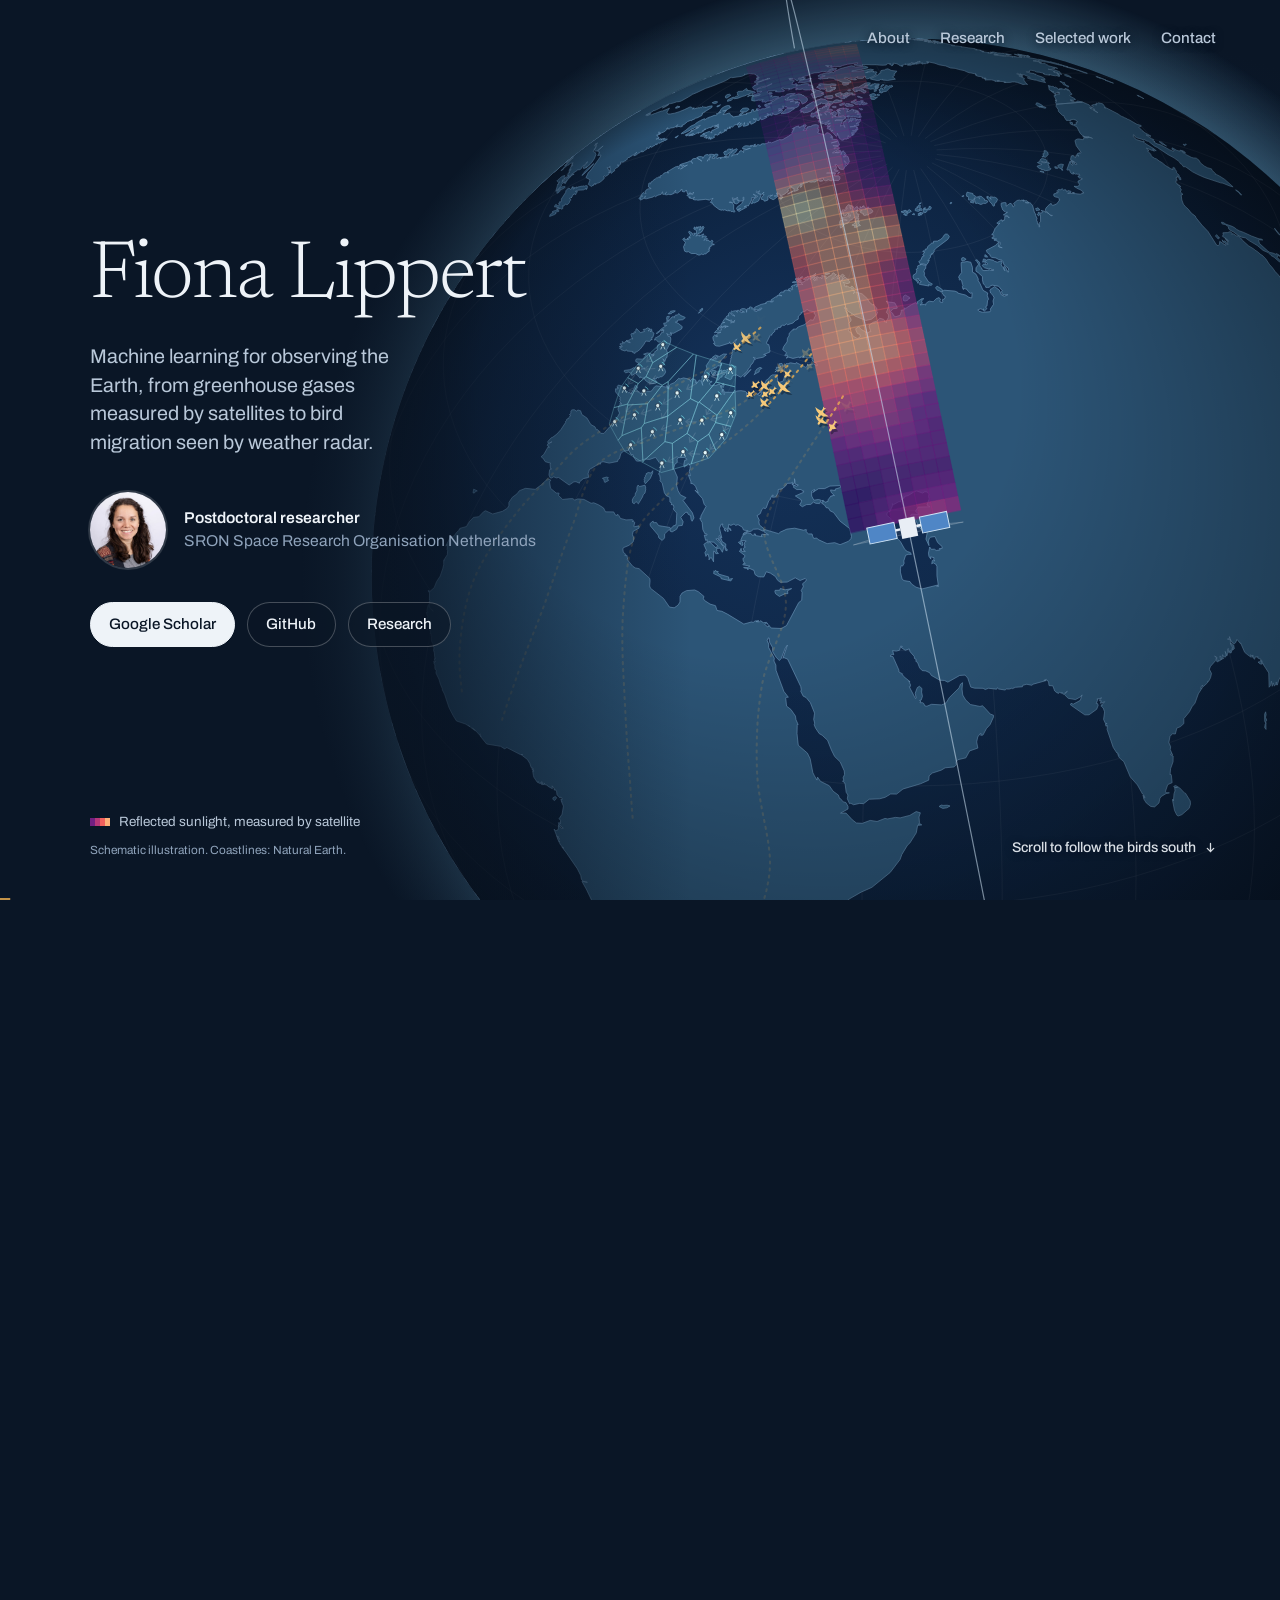
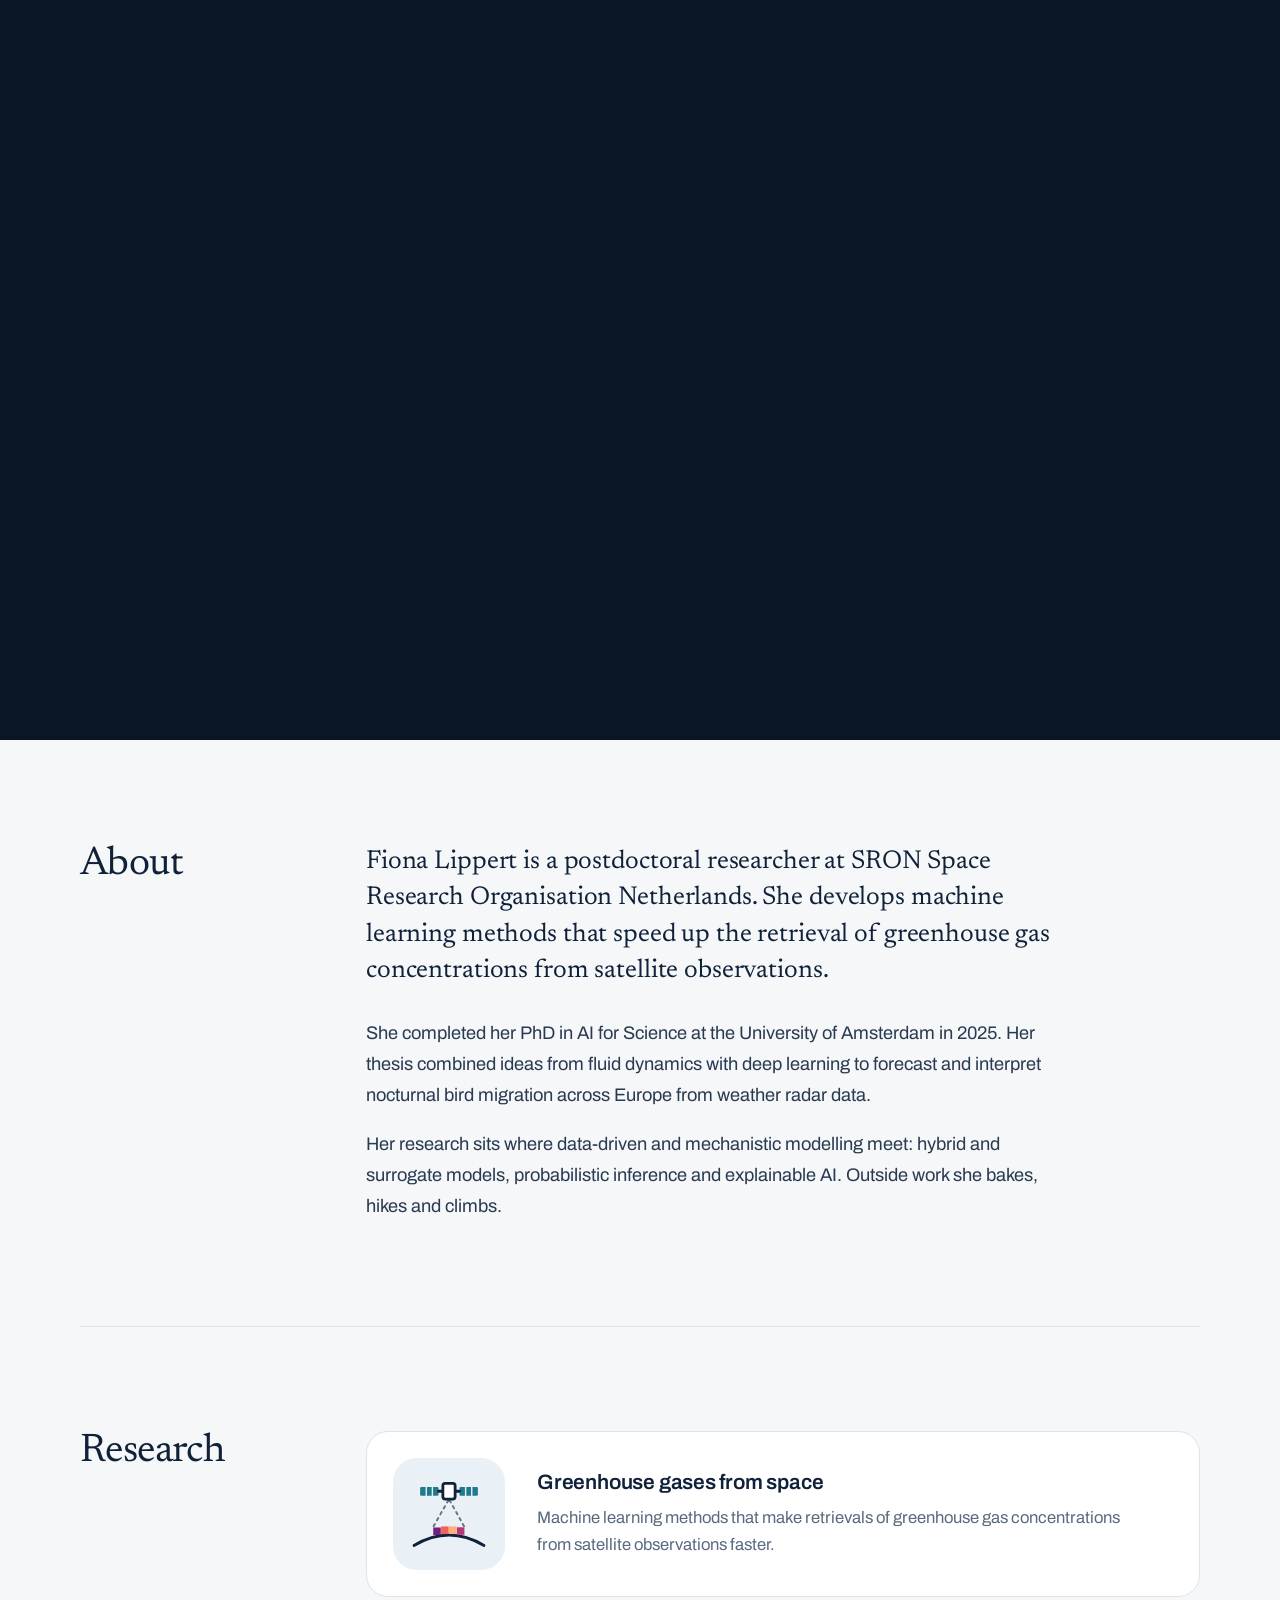
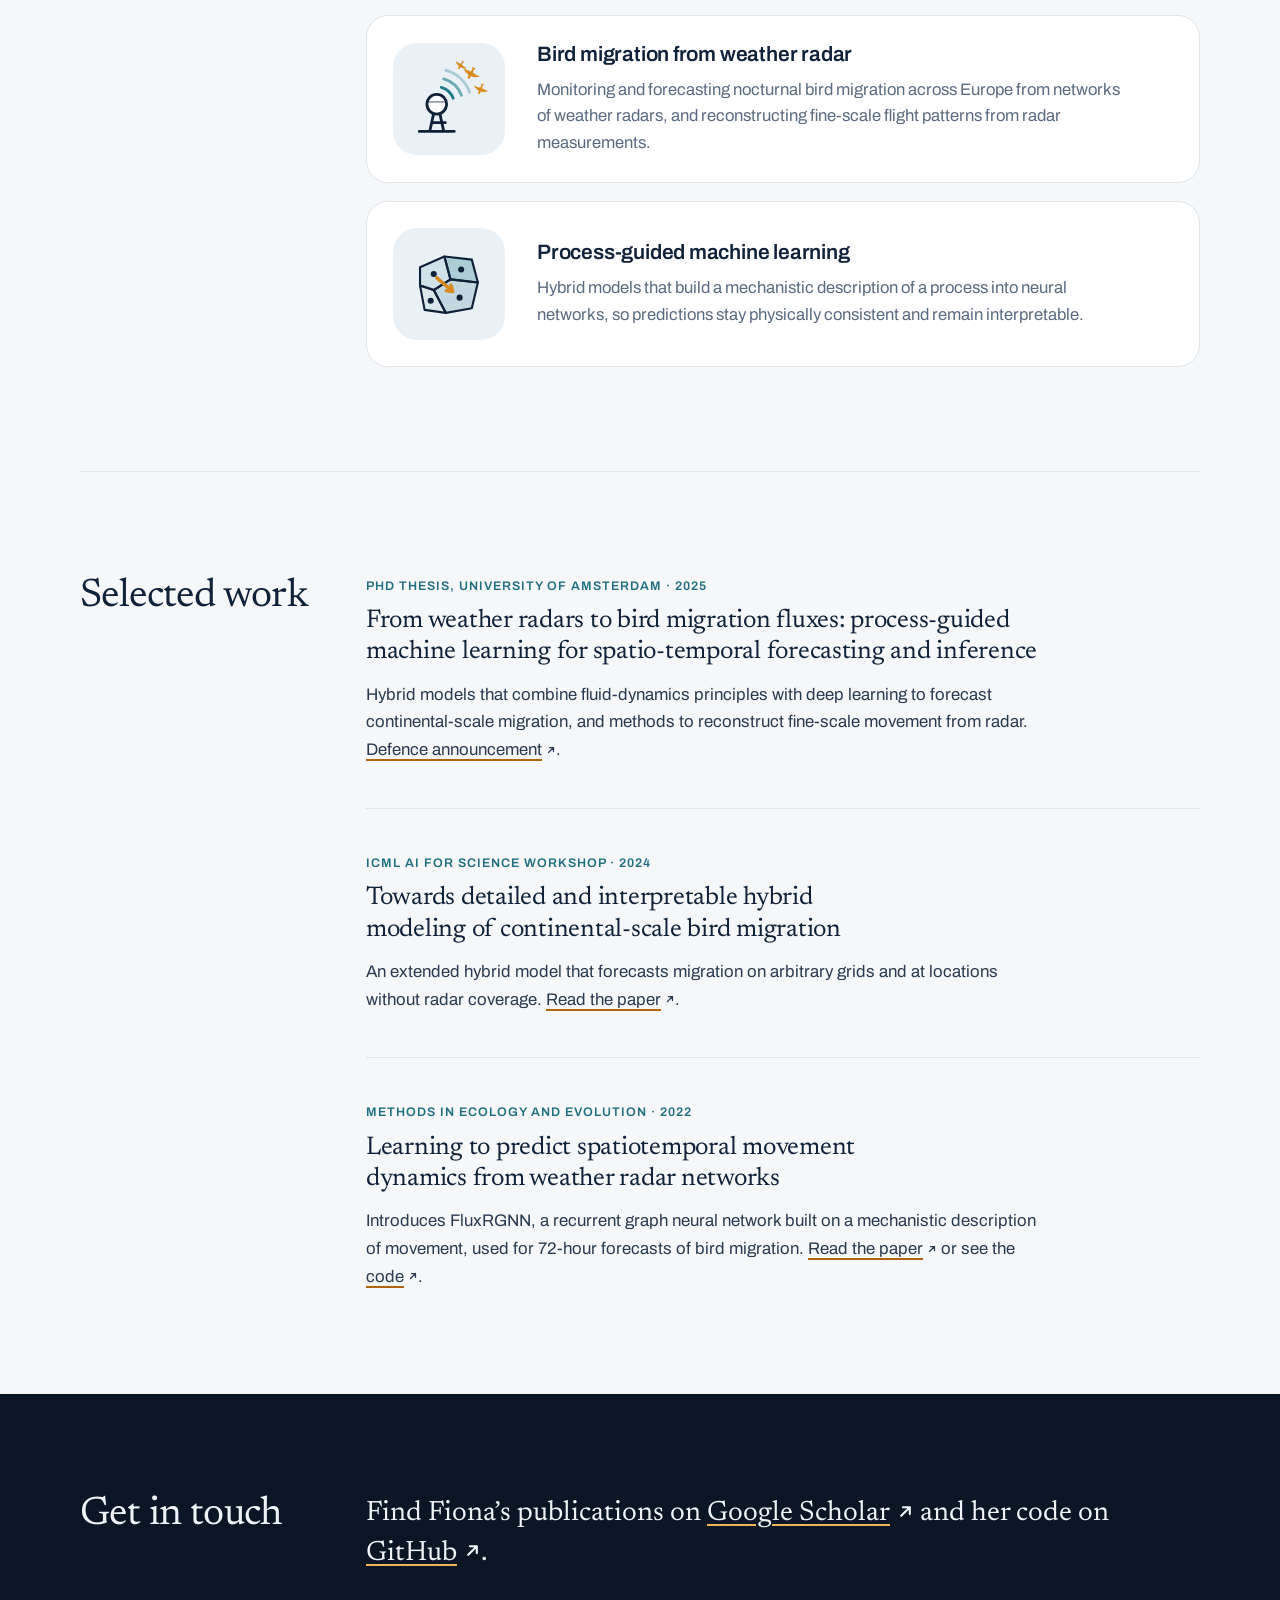
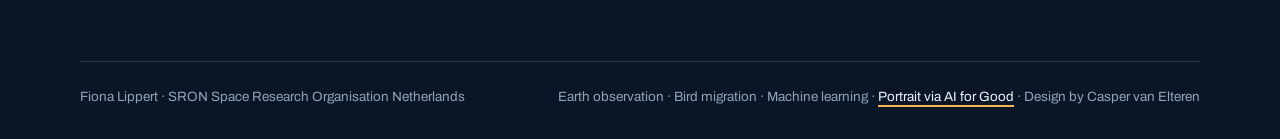
<file: index.html>
<!doctype html>
<html lang="en">
<head>
  <meta charset="utf-8">
  <meta name="viewport" content="width=device-width, initial-scale=1">
  <meta name="description" content="Fiona Lippert develops machine learning for Earth observation at SRON, after a PhD on forecasting bird migration from weather radar.">
  <meta name="theme-color" content="#0a1626">
  <title>Fiona Lippert — Postdoctoral researcher</title>
  <style>/* Fiona Lippert — Earth observation: a scroll-driven globe with a satellite swath,
   a weather-radar network and migrating birds (assets/globe.js).
   Fonts are bundled in assets/fonts; research icons live in assets/icons. */
@font-face { font-family: "Newsreader"; src: url("assets/fonts/newsreader.woff2") format("woff2"); font-weight: 200 800; font-style: normal; font-display: swap; }
@font-face { font-family: "Newsreader"; src: url("assets/fonts/newsreader-italic.woff2") format("woff2"); font-weight: 200 800; font-style: italic; font-display: swap; }
@font-face { font-family: "Archivo"; src: url("assets/fonts/archivo.woff2") format("woff2"); font-weight: 100 900; font-display: swap; }

:root {
  --night: #0a1626;
  --night-2: #12284a;
  --light: #eef3f8;
  --mist: #b9c8d9;
  --dim: #8fa3bb;
  --paper: #f5f7f8;
  --tint: #e9f0f6;
  --ink: #10213a;
  --body: #2a3a50;
  --muted: #5a6a80;
  --line: #dde4ea;
  --amber: #f2b350;
  --amber-dark: #b0640e;
  --teal: #1f6f80;
  --cyan: #6fd3e0;
  --serif: "Newsreader", "Iowan Old Style", Georgia, serif;
  --sans: "Archivo", "Helvetica Neue", Helvetica, Arial, sans-serif;
  font-family: var(--sans);
  font-synthesis: none;
  color: var(--body);
  background: var(--night); /* what shows when the page is pulled past either end */
  line-height: 1.6;
}
* { box-sizing: border-box; }
html { scroll-behavior: smooth; }
body { margin: 0; background: var(--paper); }
p, h1, h2, h3, figure { margin-top: 0; }
h1, h2, h3 { text-wrap: balance; color: var(--ink); }
a { color: inherit; text-decoration-color: var(--amber-dark); text-decoration-thickness: 1.5px; text-underline-offset: 4px; }
a:hover { color: var(--amber-dark); }
a:focus-visible { outline: 2px solid var(--amber); outline-offset: 4px; border-radius: 2px; }
/* drawn arrows (iPhones show the arrow characters as colour emoji); they take the text colour */
.nowrap { white-space: nowrap; }
.ext, .down { display: inline-block; background: currentColor; -webkit-mask: var(--icon) center / contain no-repeat; mask: var(--icon) center / contain no-repeat; }
.ext { width: .6em; height: .6em; margin-left: .24em; vertical-align: .02em;
  --icon: url("data:image/svg+xml,%3Csvg xmlns='http://www.w3.org/2000/svg' viewBox='0 0 12 12' fill='none' stroke='%23000' stroke-width='1.5' stroke-linecap='round' stroke-linejoin='round'%3E%3Cpath d='M3 9 9 3M4.2 3H9v4.8'/%3E%3C/svg%3E"); }
.down { width: .8em; height: .8em; vertical-align: -.08em;
  --icon: url("data:image/svg+xml,%3Csvg xmlns='http://www.w3.org/2000/svg' viewBox='0 0 12 12' fill='none' stroke='%23000' stroke-width='1.4' stroke-linecap='round' stroke-linejoin='round'%3E%3Cpath d='M6 1.5v9M2.5 7 6 10.5 9.5 7'/%3E%3C/svg%3E"); }
.wrap { width: min(1120px, calc(100% - 80px)); margin-inline: auto; }
.skip-link { position: absolute; left: 16px; top: -100px; padding: 10px 14px; background: var(--amber); color: var(--night); z-index: 10; }
.skip-link:focus { top: 12px; }

/* ---------- Hero: a pinned stage. While it is pinned, scrolling turns the globe
   and moves the birds (assets/globe.js). Without the script it is one screen high. ---------- */
.hero { position: relative; height: 100vh; height: 100svh; min-height: 560px; color: var(--light); background: var(--night); }
.globe-scroll .hero { height: 260vh; height: 260svh; }
.stage { position: sticky; top: 0; height: 100vh; height: 100svh; min-height: 560px; overflow: hidden; display: flex; flex-direction: column;
  background: radial-gradient(85vmax 85vmax at 82% 78%, var(--night-2) 0%, var(--night) 62%); }
.globe-canvas { position: absolute; inset: 0; width: 100%; height: 100%; display: block; }
.stage::after { content: ""; position: absolute; inset: 0; pointer-events: none;
  background: linear-gradient(90deg, #0a1626f2 0%, #0a1626d9 26%, #0a162670 40%, #0a162600 54%); }
.topnav, .hero-copy, .legend, .cue, .progress { position: relative; z-index: 1; }
.topnav { display: flex; justify-content: flex-end; gap: 30px; padding: 26px 5vw 0; font-size: .95rem; font-weight: 500; }
.topnav a { color: var(--mist); text-decoration: none; text-shadow: 0 1px 8px #0a1626; }
.topnav a:hover { color: var(--light); }
.hero-copy { margin-block: auto; padding: 0 0 7vh 7vw; max-width: min(660px, 50vw); }
.hero h1 { font-family: var(--serif); font-weight: 300; font-size: clamp(3.2rem, 6.4vw, 6.6rem); line-height: .95; letter-spacing: -.025em; color: var(--light); margin-bottom: .3em; }
.tagline { font-size: clamp(1.12rem, 1.55vw, 1.42rem); line-height: 1.45; color: var(--mist); max-width: 30ch; margin-bottom: 34px; }
.who { display: flex; align-items: center; gap: 18px; margin-bottom: 34px; }
.who img { width: 76px; height: 76px; border-radius: 50%; object-fit: cover; object-position: 50% 30%; box-shadow: 0 0 0 2px #ffffff26; }
.who p { margin: 0; font-size: .98rem; line-height: 1.45; color: var(--dim); }
.who strong { display: block; font-weight: 600; color: var(--light); }
.actions { display: flex; flex-wrap: wrap; gap: 12px; margin: 0; }
.btn { display: inline-block; padding: .62em 1.2em; border: 1px solid #ffffff3d; border-radius: 999px; font-size: .95rem; font-weight: 500; color: var(--light); text-decoration: none; background: #0a162699; }
.btn:hover { background: #ffffff14; color: var(--light); }
.btn.primary { background: var(--light); border-color: var(--light); color: var(--night); }
.btn.primary:hover { background: #fff; color: var(--night); }

.legend { position: absolute; left: 7vw; bottom: 4.5vh; margin: 0; display: flex; flex-wrap: wrap; align-items: center; gap: 8px 24px; max-width: 46vw; font-size: .84rem; color: var(--mist); }
.legend span { display: inline-flex; align-items: center; gap: 9px; }
.k-swath { display: inline-block; width: 20px; height: 8px; background: linear-gradient(90deg, #721f81 0 25%, #b73779 0 50%, #f1605d 0 75%, #feb078 0); }
.legend small { flex-basis: 100%; font-size: .74rem; color: var(--dim); }
.cue { display: none; position: absolute; right: 5vw; bottom: 4.5vh; margin: 0; font-size: .88rem; font-weight: 500; color: var(--light); text-shadow: 0 1px 8px #0a1626; opacity: calc(1 - var(--p, 0) * 12); }
.cue span { display: inline-block; margin-left: 6px; animation: nudge 1.8s ease-in-out infinite; }
@keyframes nudge { 50% { transform: translateY(4px); } }
.progress { display: none; position: absolute; left: 0; bottom: 0; width: 100%; height: 2px; transform: scaleX(var(--p, 0)); transform-origin: 0 50%; background: var(--amber); opacity: .8; }
.globe-scroll .cue, .globe-scroll .progress { display: block; }

/* ---------- Sections ---------- */
section { scroll-margin-top: 24px; }
main > section { padding-block: 104px; }
main > section + section { border-top: 1px solid var(--line); }
.split { display: grid; grid-template-columns: 230px 1fr; column-gap: 56px; }
h2 { font-family: var(--serif); font-weight: 400; font-size: 2.5rem; line-height: 1.05; letter-spacing: -.015em; margin-bottom: 0; }
.prose { font-size: 1.14rem; line-height: 1.7; max-width: 38em; }
.prose p:last-child { margin-bottom: 0; }
#about .prose p:first-child { font-family: var(--serif); font-size: 1.62rem; line-height: 1.4; letter-spacing: -.005em; color: var(--ink); margin-bottom: 1.1em; }

/* research: each interest is a row anchored by a large icon tile */
.cards { display: grid; gap: 18px; }
.cards article { display: grid; grid-template-columns: 112px 1fr; align-items: center; column-gap: 32px; padding: 26px 34px 26px 26px; background: #fff; border: 1px solid var(--line); border-radius: 22px; }
.cards article::before { content: ""; width: 112px; height: 112px; border-radius: 24px;
  background: var(--tint) url("assets/icons/satellite.svg") center / 84px no-repeat; }
.cards article:nth-child(3n+2)::before { background-image: url("assets/icons/radar.svg"); }
.cards article:nth-child(3n)::before { background-image: url("assets/icons/cells.svg"); }
.cards .number, .papers .number { display: none; }
.cards h3 { font-size: 1.3rem; font-weight: 600; letter-spacing: -.01em; line-height: 1.25; margin-bottom: 8px; }
.cards p { margin: 0; font-size: 1.04rem; line-height: 1.6; color: var(--muted); max-width: 36em; }

.papers article + article { margin-top: 44px; padding-top: 44px; border-top: 1px solid var(--line); }
.papers article > div { display: flex; flex-direction: column; }
.papers h3 { order: 2; font-family: var(--serif); font-weight: 400; font-size: 1.6rem; line-height: 1.22; letter-spacing: -.01em; margin-bottom: 12px; max-width: 30em; }
.papers p { order: 3; margin: 0; font-size: 1.05rem; line-height: 1.65; max-width: 40em; }
.papers p:first-of-type { order: 1; font-size: .78rem; font-weight: 600; letter-spacing: .08em; text-transform: uppercase; color: var(--teal); margin-bottom: 10px; }

.night { background: var(--night); color: var(--mist); }
.night h2 { color: var(--light); }
.night a { color: var(--light); text-decoration-color: var(--amber); }
.night a:hover { color: var(--amber); }
#connect { padding-block: 100px 88px; }
#connect .prose { font-family: var(--serif); font-size: 1.75rem; line-height: 1.4; color: var(--light); }
.foot { display: flex; justify-content: space-between; gap: 24px; padding-block: 24px 32px; border-top: 1px solid #ffffff1f; font-size: .84rem; color: var(--dim); }

@media (max-width: 900px) {
  .wrap { width: calc(100% - 48px); }
  .topnav { justify-content: flex-start; flex-wrap: wrap; gap: 8px 22px; padding: 20px 24px 0; }
  /* phones and narrow tablets: name, tagline and the globe only */
  .stage::after { background: linear-gradient(180deg, #0a1626f5 0%, #0a1626d6 24%, #0a162600 42%); }
  .hero-copy { margin: 0; padding: 30px 24px 0; max-width: none; display: grid; grid-template-columns: auto 1fr; align-items: center; gap: 12px 16px; }
  .hero h1 { grid-area: 1 / 1; margin: 0; font-size: clamp(2.3rem, 12.3vw, 4.2rem); }
  .who { grid-area: 1 / 2; justify-self: start; margin: 0; }
  .who img { width: 46px; height: 46px; }
  .tagline { grid-column: 1 / -1; margin: 0; }
  .who p, .actions, .legend, .globe-scroll .cue { display: none; }
  main > section { padding-block: 64px; }
  .split { grid-template-columns: 1fr; row-gap: 22px; }
  h2 { font-size: 2.05rem; }
  .prose { font-size: 1.08rem; }
  #about .prose p:first-child { font-size: 1.38rem; }
  /* phones: icon and title side by side, the description full width below */
  .cards article { grid-template-columns: 68px 1fr; align-items: center; column-gap: 16px; padding: 18px 20px 22px 18px; border-radius: 18px; }
  .cards article::before { width: 68px; height: 68px; border-radius: 18px; background-size: 52px; }
  .cards article > div { display: contents; }
  .cards h3 { margin: 0; }
  .cards p { grid-column: 1 / -1; margin-top: 14px; }
  .papers h3 { font-size: 1.4rem; }
  #connect { padding-block: 64px; }
  #connect .prose { font-size: 1.42rem; }
  .foot { flex-direction: column; gap: 6px; }
}
@media (prefers-reduced-motion: reduce) { html { scroll-behavior: auto; } .cue span { animation: none; } }
@media print {
  .hero, .stage, .night { background: none; color: #000; }
  .hero h1, .night h2, #connect .prose, .who strong { color: #000; }
  .topnav, .actions, .globe-canvas, .legend, .cue, .progress, .skip-link { display: none; }
  .hero, .globe-scroll .hero, .stage { height: auto; min-height: 0; position: static; }
  .stage::after { display: none; }
  .hero-copy { max-width: none; padding: 0; }
  main > section { padding-block: 24px; }
  article { break-inside: avoid; }
}
</style>
  <script src="assets/globe-data.js" defer></script>
  <script src="assets/globe.js" defer></script>
</head>
<body class="earth">
  <a class="skip-link" href="#main">Skip to content</a>
  <header class="hero">
    <div class="stage">
      <canvas class="globe-canvas" role="img" aria-label="Illustration of the Earth. As the page scrolls the globe turns from the Middle East to Africa, a satellite records reflected sunlight along a swath, the weather radar stations over Western Europe light up, and flocks of birds fly south along autumn migration routes to Africa.">The Earth with a satellite swath, a weather radar network over Europe and bird migration routes to Africa.</canvas>
      <nav class="topnav" aria-label="Main navigation"><a href="#about">About</a><a href="#research">Research</a><a href="#work">Selected work</a><a href="#connect">Contact</a></nav>
      <div class="hero-copy">
        <h1 id="name">Fiona Lippert</h1>
        <p class="tagline">Machine learning for observing the Earth, from greenhouse gases measured by satellites to bird migration seen by weather radar.</p>
        <div class="who">
          <img src="assets/portrait.jpg" alt="Portrait of Fiona Lippert" width="853" height="853" fetchpriority="high">
          <p><strong>Postdoctoral researcher</strong>SRON Space Research Organisation Netherlands</p>
        </div>
        <p class="actions"><a class="btn primary" href="https://scholar.google.com/citations?user=YOqyWTwAAAAJ">Google Scholar</a><a class="btn" href="https://github.com/FionaLippert">GitHub</a><a class="btn" href="#research">Research</a></p>
      </div>
      <p class="legend"><span><i class="k-swath"></i>Reflected sunlight, measured by satellite</span><small>Schematic illustration. Coastlines: Natural Earth.</small></p>
      <p class="cue" aria-hidden="true">Scroll to follow the birds south <span class="down"></span></p>
      <span class="progress" aria-hidden="true"></span>
    </div>
  </header>
  <main id="main">
    <section id="about" class="wrap split"><h2>About</h2><div class="prose"><p>Fiona Lippert is a postdoctoral researcher at SRON Space Research Organisation Netherlands. She develops machine learning methods that speed up the retrieval of greenhouse gas concentrations from satellite observations.</p>
<p>She completed her PhD in AI for Science at the University of Amsterdam in 2025. Her thesis combined ideas from fluid dynamics with deep learning to forecast and interpret nocturnal bird migration across Europe from weather radar data.</p>
<p>Her research sits where data-driven and mechanistic modelling meet: hybrid and surrogate models, probabilistic inference and explainable AI. Outside work she bakes, hikes and climbs.</p></div></section>
    <section id="research" class="wrap split"><h2>Research</h2><div class="cards"><article><span class="number" aria-hidden="true">01</span><div><h3>Greenhouse gases from space</h3>
<p>Machine learning methods that make retrievals of greenhouse gas concentrations from satellite observations faster.</p></div></article>
<article><span class="number" aria-hidden="true">02</span><div><h3>Bird migration from weather radar</h3>
<p>Monitoring and forecasting nocturnal bird migration across Europe from networks of weather radars, and reconstructing fine-scale flight patterns from radar measurements.</p></div></article>
<article><span class="number" aria-hidden="true">03</span><div><h3>Process-guided machine learning</h3>
<p>Hybrid models that build a mechanistic description of a process into neural networks, so predictions stay physically consistent and remain interpretable.</p></div></article></div></section>
    <section id="work" class="wrap split"><h2>Selected work</h2><div class="papers"><article><span class="number" aria-hidden="true">01</span><div><h3>From weather radars to bird migration fluxes: process-guided machine learning for spatio-temporal forecasting and inference</h3>
<p>PhD thesis, University of Amsterdam · 2025</p>
<p>Hybrid models that combine fluid-dynamics principles with deep learning to forecast continental-scale migration, and methods to reconstruct fine-scale movement from radar. <a href="https://www.uva.nl/en/content/events/2025/06/from-weather-radars-to-bird-migration-fluxes-process-guided-machine-learning-for-spatio-temporal-forecasting-and-inference.html">Defence <span class="nowrap">announcement<span class="ext" aria-hidden="true"></span></span></a>.</p></div></article>
<article><span class="number" aria-hidden="true">02</span><div><h3>Towards detailed and interpretable hybrid modeling of continental-scale bird migration</h3>
<p>ICML AI for Science workshop · 2024</p>
<p>An extended hybrid model that forecasts migration on arbitrary grids and at locations without radar coverage. <a href="https://openreview.net/forum?id=oAmxqO1nRy">Read the <span class="nowrap">paper<span class="ext" aria-hidden="true"></span></span></a>.</p></div></article>
<article><span class="number" aria-hidden="true">03</span><div><h3>Learning to predict spatiotemporal movement dynamics from weather radar networks</h3>
<p>Methods in Ecology and Evolution · 2022</p>
<p>Introduces FluxRGNN, a recurrent graph neural network built on a mechanistic description of movement, used for 72-hour forecasts of bird migration. <a href="https://doi.org/10.1111/2041-210X.14007">Read the <span class="nowrap">paper<span class="ext" aria-hidden="true"></span></span></a> or see the <a href="https://github.com/FionaLippert"><span class="nowrap">code<span class="ext" aria-hidden="true"></span></span></a>.</p></div></article></div></section>
    <div class="night">
      <section id="connect" class="wrap split"><h2>Get in touch</h2><div class="prose"><p>Find Fiona’s publications on <a href="https://scholar.google.com/citations?user=YOqyWTwAAAAJ">Google <span class="nowrap">Scholar<span class="ext" aria-hidden="true"></span></span></a> and her code on <a href="https://github.com/FionaLippert"><span class="nowrap">GitHub<span class="ext" aria-hidden="true"></span></span></a>.</p></div></section>
    </div>
  </main>
  <footer class="night"><div class="wrap foot"><span>Fiona Lippert · SRON Space Research Organisation Netherlands</span><span>Earth observation · Bird migration · Machine learning · <a href="https://aiforgood.itu.int/speaker/fiona-lippert/">Portrait via AI for Good</a> · Design by Casper van Elteren</span></div></footer>
</body>
</html>
</file>
